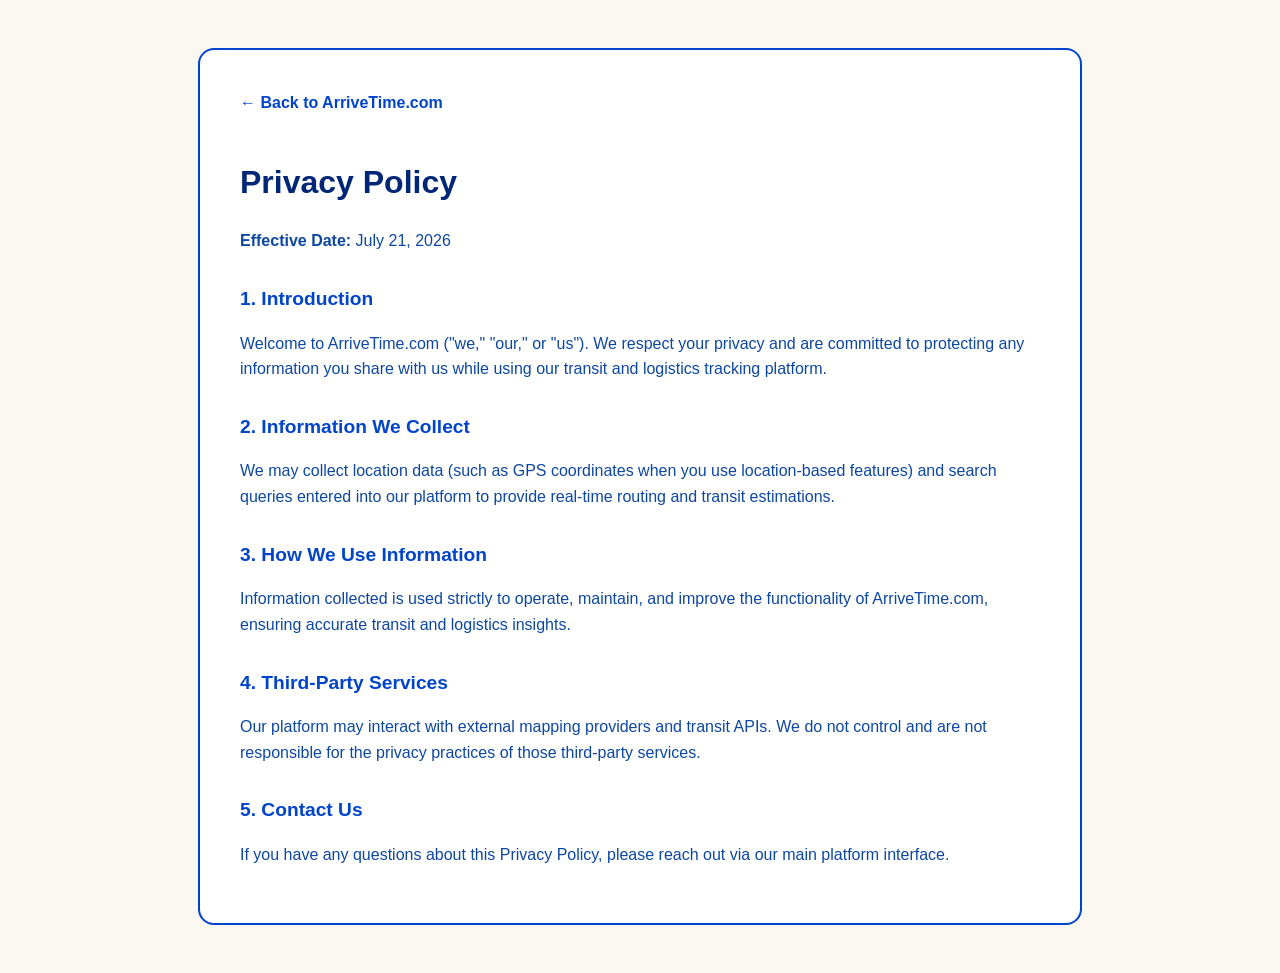
<file: privacy.html>
<!DOCTYPE html>
<html lang="en">
<head>
    <meta charset="UTF-8">
    <meta name="viewport" content="width=device-width, initial-scale=1.0">
    <title>Privacy Policy | ArriveTime.com</title>
    <style>
        body { font-family: -apple-system, BlinkMacSystemFont, "Segoe UI", Roboto, sans-serif; line-height: 1.6; color: #0d47a1; background: #fbf8f2; padding: 40px 20px; }
        .container { max-width: 800px; margin: 0 auto; background: #ffffff; padding: 40px; border-radius: 16px; border: 2px solid #0044cc; }
        h1 { color: #002677; margin-bottom: 20px; }
        h2 { color: #0044cc; margin-top: 30px; margin-bottom: 10px; font-size: 1.2rem; }
        p { margin-bottom: 15px; }
        a { color: #0044cc; text-decoration: none; font-weight: bold; }
        a:hover { text-decoration: underline; }
        .back-link { display: inline-block; margin-bottom: 20px; }
    </style>
</head>
<body>
    <div class="container">
        <a href="index.html" class="back-link">← Back to ArriveTime.com</a>
        <h1>Privacy Policy</h1>
        <p><strong>Effective Date:</strong> July 21, 2026</p>
        
        <h2>1. Introduction</h2>
        <p>Welcome to ArriveTime.com ("we," "our," or "us"). We respect your privacy and are committed to protecting any information you share with us while using our transit and logistics tracking platform.</p>

        <h2>2. Information We Collect</h2>
        <p>We may collect location data (such as GPS coordinates when you use location-based features) and search queries entered into our platform to provide real-time routing and transit estimations.</p>

        <h2>3. How We Use Information</h2>
        <p>Information collected is used strictly to operate, maintain, and improve the functionality of ArriveTime.com, ensuring accurate transit and logistics insights.</p>

        <h2>4. Third-Party Services</h2>
        <p>Our platform may interact with external mapping providers and transit APIs. We do not control and are not responsible for the privacy practices of those third-party services.</p>

        <h2>5. Contact Us</h2>
        <p>If you have any questions about this Privacy Policy, please reach out via our main platform interface.</p>
    </div>
</body>
</html>
</file>
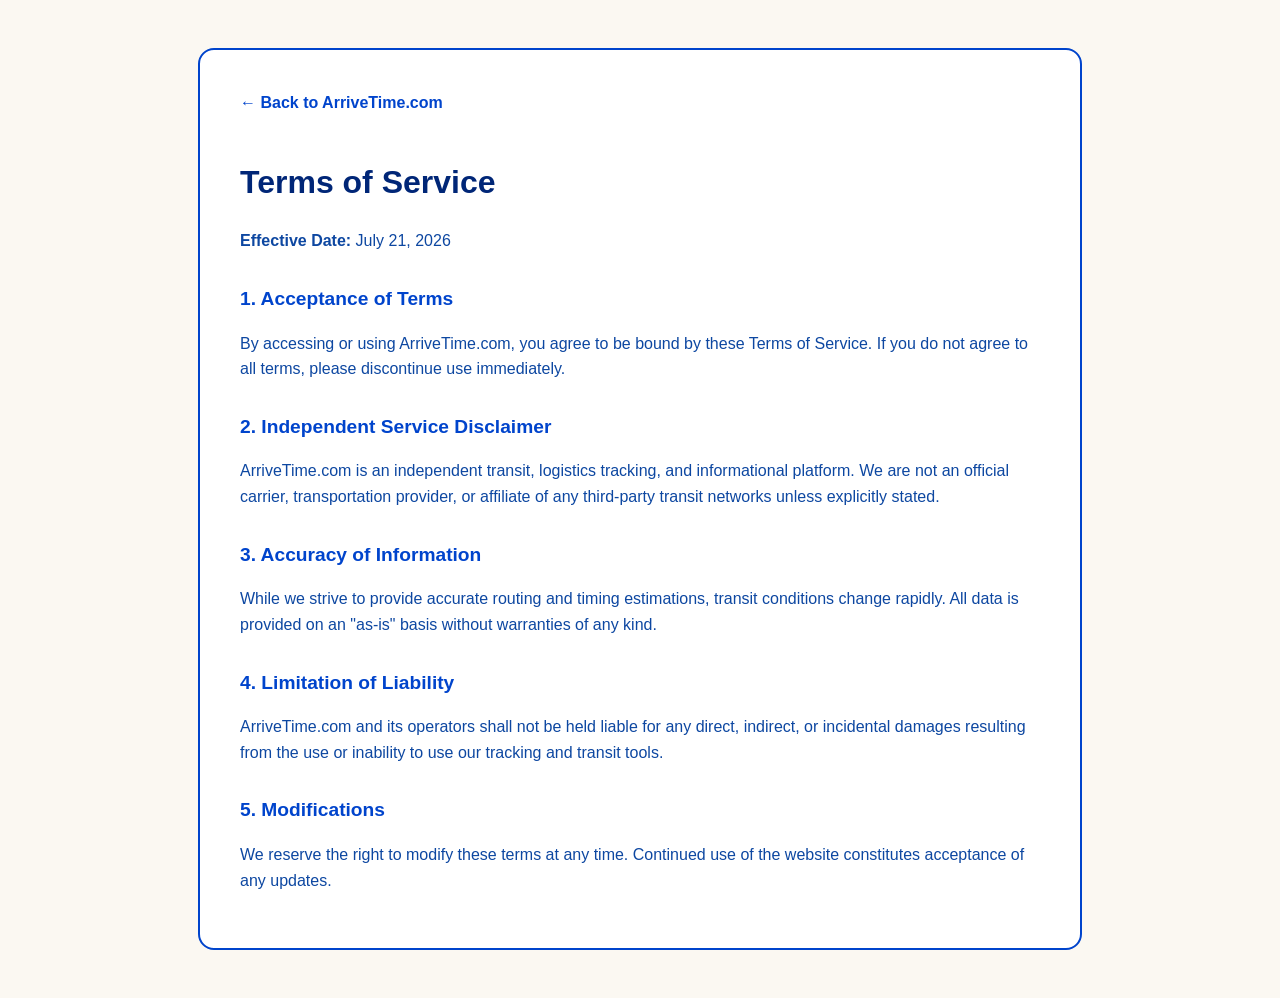
<file: terms.html>
<!DOCTYPE html>
<html lang="en">
<head>
    <meta charset="UTF-8">
    <meta name="viewport" content="width=device-width, initial-scale=1.0">
    <title>Terms of Service | ArriveTime.com</title>
    <style>
        body { font-family: -apple-system, BlinkMacSystemFont, "Segoe UI", Roboto, sans-serif; line-height: 1.6; color: #0d47a1; background: #fbf8f2; padding: 40px 20px; }
        .container { max-width: 800px; margin: 0 auto; background: #ffffff; padding: 40px; border-radius: 16px; border: 2px solid #0044cc; }
        h1 { color: #002677; margin-bottom: 20px; }
        h2 { color: #0044cc; margin-top: 30px; margin-bottom: 10px; font-size: 1.2rem; }
        p { margin-bottom: 15px; }
        a { color: #0044cc; text-decoration: none; font-weight: bold; }
        a:hover { text-decoration: underline; }
        .back-link { display: inline-block; margin-bottom: 20px; }
    </style>
</head>
<body>
    <div class="container">
        <a href="index.html" class="back-link">← Back to ArriveTime.com</a>
        <h1>Terms of Service</h1>
        <p><strong>Effective Date:</strong> July 21, 2026</p>

        <h2>1. Acceptance of Terms</h2>
        <p>By accessing or using ArriveTime.com, you agree to be bound by these Terms of Service. If you do not agree to all terms, please discontinue use immediately.</p>

        <h2>2. Independent Service Disclaimer</h2>
        <p>ArriveTime.com is an independent transit, logistics tracking, and informational platform. We are not an official carrier, transportation provider, or affiliate of any third-party transit networks unless explicitly stated.</p>

        <h2>3. Accuracy of Information</h2>
        <p>While we strive to provide accurate routing and timing estimations, transit conditions change rapidly. All data is provided on an "as-is" basis without warranties of any kind.</p>

        <h2>4. Limitation of Liability</h2>
        <p>ArriveTime.com and its operators shall not be held liable for any direct, indirect, or incidental damages resulting from the use or inability to use our tracking and transit tools.</p>

        <h2>5. Modifications</h2>
        <p>We reserve the right to modify these terms at any time. Continued use of the website constitutes acceptance of any updates.</p>
    </div>
</body>
</html>
</file>
